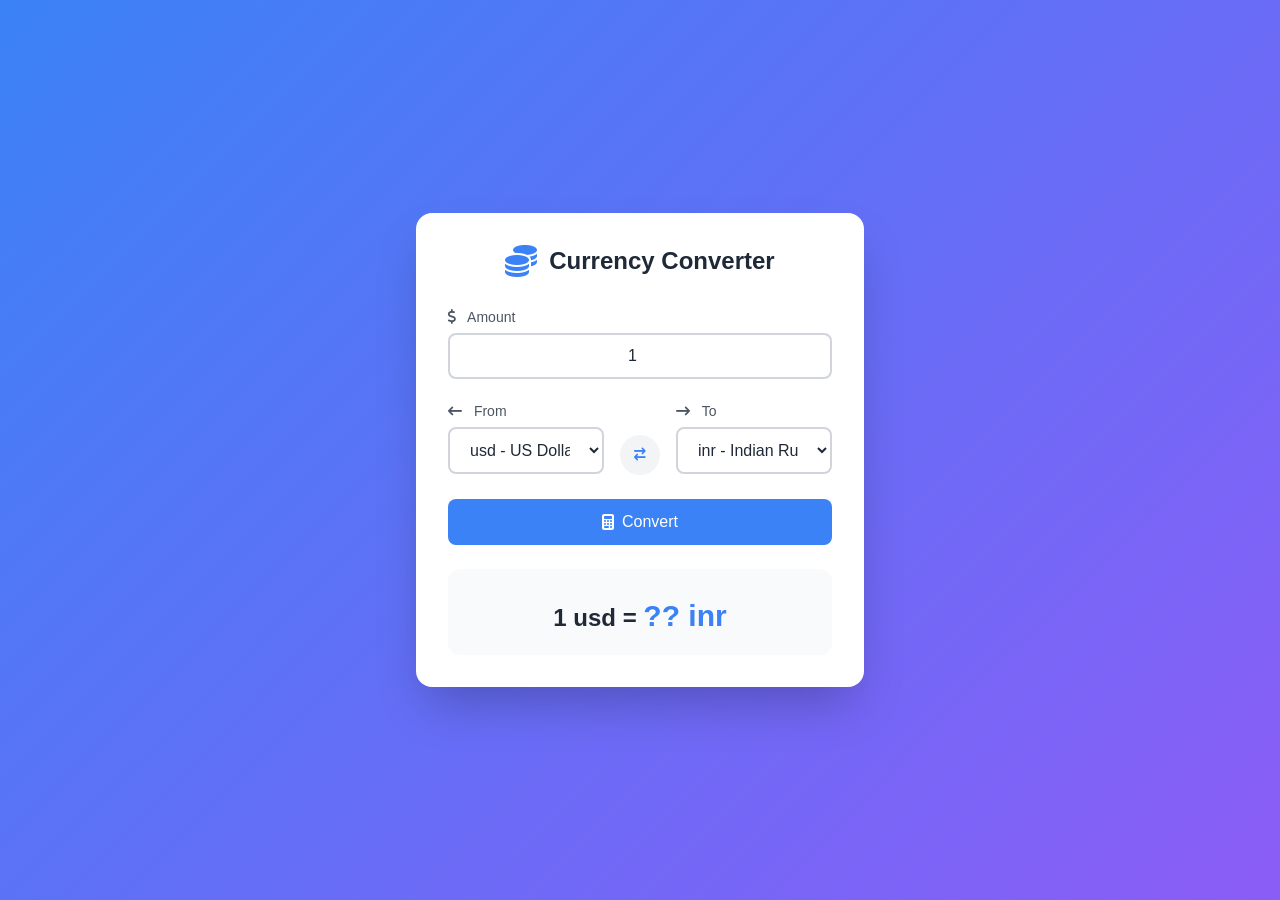
<file: Currency_Converter/index.html>
<!DOCTYPE html>
<html lang="en">
  <head>
    <meta charset="UTF-8" />
    <link rel="icon" type="image/svg+xml" href="favicon.svg" />
    <meta name="viewport" content="width=device-width, initial-scale=1.0" />
    <title>Currency Converter</title>
    <link rel="stylesheet" href="https://cdnjs.cloudflare.com/ajax/libs/font-awesome/6.5.1/css/all.min.css">
    <link rel="stylesheet" href="style.css">
    <script src="script.js" defer></script>
  </head>
  <body>
    <div class="container">
      <div class="converter-card">
        <div class="header">
          <i class="fa-solid fa-coins currency-icon"></i>
          <h1>Currency Converter</h1>
        </div>

        <div class="form-group">
          <label for="amount">
            <i class="fa-solid fa-dollar-sign"></i> Amount
          </label>
          <input type="number" id="amount" placeholder="Enter amount" value="1">
        </div>

        <div class="currency-selection">
          <div class="currency-input">
            <label for="from-currency">
              <i class="fa-solid fa-arrow-left-long"></i> From
            </label>
            <select id="from-currency">
              <option value="usd">usd - US Dollar</option>
              <option value="eur">eur - Euro</option>
              <option value="gbp">gbp - British Pound</option>
              <option value="jpy">jpy - Japanese Yen</option>
              <option value="aud">aud - Australian Dollar</option>
              <option value="cad">cad - Canadian Dollar</option>
              <option value="chf">chf - Swiss Franc</option>
              <option value="cny">cny - Chinese Yuan</option>
              <option value="aed">aed - United Arab Emirates Dirham</option>
              <option value="afn">afn - Afghan Afghani</option>
              <option value="all">all - Albanian Lek</option>
              <option value="amd">amd - Armenian Dram</option>
              <option value="ang">ang - Netherlands Antillean Guilder</option>
              <option value="aoa">aoa - Angolan Kwanza</option>
              <option value="ars">ars - Argentine Peso</option>
              <option value="awg">awg - Aruban Florin</option>
              <option value="azn">azn - Azerbaijani Manat</option>
              <option value="bam">bam - Bosnia and Herzegovina Convertible Mark</option>
              <option value="bbd">bbd - Barbadian Dollar</option>
              <option value="bdt">bdt - Bangladeshi Taka</option>
              <option value="bgn">bgn - Bulgarian Lev</option>
              <option value="bhd">bhd - Bahraini Dinar</option>
              <option value="bif">bif - Burundian Franc</option>
              <option value="bmd">bmd - Bermudian Dollar</option>
              <option value="bnd">bnd - Brunei Dollar</option>
              <option value="bob">bob - Bolivian Boliviano</option>
              <option value="brl">brl - Brazilian Real</option>
              <option value="bsd">bsd - Bahamian Dollar</option>
              <option value="btn">btn - Bhutanese Ngultrum</option>
              <option value="bwp">bwp - Botswana Pula</option>
              <option value="byn">byn - Belarusian Ruble</option>
              <option value="bzd">bzd - Belize Dollar</option>
              <option value="clp">clp - Chilean Peso</option>
              <option value="cop">cop - Colombian Peso</option>
              <option value="crc">crc - Costa Rican Colón</option>
              <option value="cup">cup - Cuban Peso</option>
              <option value="czk">czk - Czech Koruna</option>
              <option value="djf">djf - Djiboutian Franc</option>
              <option value="dkk">dkk - Danish Krone</option>
              <option value="dop">dop - Dominican Peso</option>
              <option value="dzd">dzd - Algerian Dinar</option>
              <option value="egp">egp - Egyptian Pound</option>
              <option value="ern">ern - Eritrean Nakfa</option>
              <option value="etb">etb - Ethiopian Birr</option>
              <option value="fjd">fjd - Fijian Dollar</option>
              <option value="fkp">fkp - Falkland Islands Pound</option>
              <option value="gel">gel - Georgian Lari</option>
              <option value="ghs">ghs - Ghanaian Cedi</option>
              <option value="gip">gip - Gibraltar Pound</option>
              <option value="gmd">gmd - Gambian Dalasi</option>
              <option value="gnf">gnf - Guinean Franc</option>
              <option value="gtq">gtq - Guatemalan Quetzal</option>
              <option value="gyd">gyd - Guyanese Dollar</option>
              <option value="hkd">hkd - Hong Kong Dollar</option>
              <option value="hnl">hnl - Honduran Lempira</option>
              <option value="hrk">hrk - Croatian Kuna</option>
              <option value="huf">huf - Hungarian Forint</option>
              <option value="idr">idr - Indonesian Rupiah</option>
              <option value="ils">ils - Israeli New Shekel</option>
              <option value="inr">inr - Indian Rupee</option>
              <option value="iqd">iqd - Iraqi Dinar</option>
              <option value="irr">irr - Iranian Rial</option>
              <option value="isk">isk - Icelandic Krona</option>
              <option value="jmd">jmd - Jamaican Dollar</option>
              <option value="jod">jod - Jordanian Dinar</option>
              <option value="kes">kes - Kenyan Shilling</option>
              <option value="kgs">kgs - Kyrgyzstani Som</option>
              <option value="khr">khr - Cambodian Riel</option>
              <option value="kmf">kmf - Comorian Franc</option>
              <option value="krw">krw - South Korean Won</option>
              <option value="kwd">kwd - Kuwaiti Dinar</option>
              <option value="kyd">kyd - Cayman Islands Dollar</option>
              <option value="kzt">kzt - Kazakhstani Tenge</option>
              <option value="lbp">lbp - Lebanese Pound</option>
              <option value="lkr">lkr - Sri Lankan Rupee</option>
              <option value="lyd">lyd - Libyan Dinar</option>
              <option value="mad">mad - Moroccan Dirham</option>
              <option value="mdl">mdl - Moldovan Leu</option>
              <option value="mga">mga - Malagasy Ariary</option>
              <option value="mkd">mkd - Macedonian Denar</option>
              <option value="mmk">mmk - Myanmar Kyat</option>
              <option value="mnt">mnt - Mongolian Tugrik</option>
              <option value="mru">mru - Mauritanian Ouguiya</option>
              <option value="mur">mur - Mauritian Rupee</option>
              <option value="mvr">mvr - Maldivian Rufiyaa</option>
              <option value="mwk">mwk - Malawian Kwacha</option>
              <option value="mxn">mxn - Mexican Peso</option>
              <option value="myr">myr - Malaysian Ringgit</option>
              <option value="mzn">mzn - Mozambican Metical</option>
              <option value="nad">nad - Namibian Dollar</option>
              <option value="ngn">ngn - Nigerian Naira</option>
              <option value="npr">npr - Nepalese Rupee</option>
              <option value="nzd">nzd - New Zealand Dollar</option>
              <option value="omr">omr - Omani Rial</option>
              <option value="pkr">pkr - Pakistani Rupee</option>
              <option value="pln">pln - Polish Złoty</option>
              <option value="qar">qar - Qatari Riyal</option>
              <option value="ron">ron - Romanian Leu</option>
              <option value="rsd">rsd - Serbian Dinar</option>
              <option value="rub">rub - Russian Ruble</option>
              <option value="sar">sar - Saudi Riyal</option>
              <option value="sek">sek - Swedish Krona</option>
              <option value="sgd">sgd - Singapore Dollar</option>
              <option value="thb">thb - Thai Baht</option>
              <option value="tjs">tjs - Tajikistani Somoni</option>
              <option value="tnd">tnd - Tunisian Dinar</option>
              <option value="try">try - Turkish Lira</option>
              <option value="twd">twd - New Taiwan Dollar</option>
              <option value="uah">uah - Ukrainian Hryvnia</option>
              <option value="ugx">ugx - Ugandan Shilling</option>
              <option value="ves">ves - Venezuelan Bolívar</option>
              <option value="vnd">vnd - Vietnamese Đồng</option>
              <option value="yer">yer - Yemeni Rial</option>
              <option value="zar">zar - South African Rand</option>
            </select>
            
          </div>

          <button class="swap-button">
            <i class="fa-solid fa-arrow-right-arrow-left"></i>
          </button>

          <div class="currency-input currency-to">
            <label for="to-currency">
              <i class="fa-solid fa-arrow-right-long"></i> To
            </label>
            <select id="to-currency">
              <option value="inr">inr - Indian Rupee</option>
              <option value="usd">usd - US Dollar</option>
              <option value="eur">eur - Euro</option>
              <option value="gbp">gbp - British Pound</option>
              <option value="jpy">jpy - Japanese Yen</option>
              <option value="aud">aud - Australian Dollar</option>
              <option value="cad">cad - Canadian Dollar</option>
              <option value="chf">chf - Swiss Franc</option>
              <option value="cny">cny - Chinese Yuan</option>
              <option value="aed">aed - United Arab Emirates Dirham</option>
              <option value="afn">afn - Afghan Afghani</option>
              <option value="all">all - Albanian Lek</option>
              <option value="amd">amd - Armenian Dram</option>
              <option value="ang">ang - Netherlands Antillean Guilder</option>
              <option value="aoa">aoa - Angolan Kwanza</option>
              <option value="ars">ars - Argentine Peso</option>
              <option value="awg">awg - Aruban Florin</option>
              <option value="azn">azn - Azerbaijani Manat</option>
              <option value="bam">bam - Bosnia and Herzegovina Convertible Mark</option>
              <option value="bbd">bbd - Barbadian Dollar</option>
              <option value="bdt">bdt - Bangladeshi Taka</option>
              <option value="bgn">bgn - Bulgarian Lev</option>
              <option value="bhd">bhd - Bahraini Dinar</option>
              <option value="bif">bif - Burundian Franc</option>
              <option value="bmd">bmd - Bermudian Dollar</option>
              <option value="bnd">bnd - Brunei Dollar</option>
              <option value="bob">bob - Bolivian Boliviano</option>
              <option value="brl">brl - Brazilian Real</option>
              <option value="bsd">bsd - Bahamian Dollar</option>
              <option value="btn">btn - Bhutanese Ngultrum</option>
              <option value="bwp">bwp - Botswana Pula</option>
              <option value="byn">byn - Belarusian Ruble</option>
              <option value="bzd">bzd - Belize Dollar</option>
              <option value="clp">clp - Chilean Peso</option>
              <option value="cop">cop - Colombian Peso</option>
              <option value="crc">crc - Costa Rican Colón</option>
              <option value="cup">cup - Cuban Peso</option>
              <option value="czk">czk - Czech Koruna</option>
              <option value="djf">djf - Djiboutian Franc</option>
              <option value="dkk">dkk - Danish Krone</option>
              <option value="dop">dop - Dominican Peso</option>
              <option value="dzd">dzd - Algerian Dinar</option>
              <option value="egp">egp - Egyptian Pound</option>
              <option value="ern">ern - Eritrean Nakfa</option>
              <option value="etb">etb - Ethiopian Birr</option>
              <option value="fjd">fjd - Fijian Dollar</option>
              <option value="fkp">fkp - Falkland Islands Pound</option>
              <option value="gel">gel - Georgian Lari</option>
              <option value="ghs">ghs - Ghanaian Cedi</option>
              <option value="gip">gip - Gibraltar Pound</option>
              <option value="gmd">gmd - Gambian Dalasi</option>
              <option value="gnf">gnf - Guinean Franc</option>
              <option value="gtq">gtq - Guatemalan Quetzal</option>
              <option value="gyd">gyd - Guyanese Dollar</option>
              <option value="hkd">hkd - Hong Kong Dollar</option>
              <option value="hnl">hnl - Honduran Lempira</option>
              <option value="hrk">hrk - Croatian Kuna</option>
              <option value="huf">huf - Hungarian Forint</option>
              <option value="idr">idr - Indonesian Rupiah</option>
              <option value="ils">ils - Israeli New Shekel</option>
              <option value="iqd">iqd - Iraqi Dinar</option>
              <option value="irr">irr - Iranian Rial</option>
              <option value="isk">isk - Icelandic Krona</option>
              <option value="jmd">jmd - Jamaican Dollar</option>
              <option value="jod">jod - Jordanian Dinar</option>
              <option value="kes">kes - Kenyan Shilling</option>
              <option value="kgs">kgs - Kyrgyzstani Som</option>
              <option value="khr">khr - Cambodian Riel</option>
              <option value="kmf">kmf - Comorian Franc</option>
              <option value="krw">krw - South Korean Won</option>
              <option value="kwd">kwd - Kuwaiti Dinar</option>
              <option value="kyd">kyd - Cayman Islands Dollar</option>
              <option value="kzt">kzt - Kazakhstani Tenge</option>
              <option value="lbp">lbp - Lebanese Pound</option>
              <option value="lkr">lkr - Sri Lankan Rupee</option>
              <option value="lyd">lyd - Libyan Dinar</option>
              <option value="mad">mad - Moroccan Dirham</option>
              <option value="mdl">mdl - Moldovan Leu</option>
              <option value="mga">mga - Malagasy Ariary</option>
              <option value="mkd">mkd - Macedonian Denar</option>
              <option value="mmk">mmk - Myanmar Kyat</option>
              <option value="mnt">mnt - Mongolian Tugrik</option>
              <option value="mru">mru - Mauritanian Ouguiya</option>
              <option value="mur">mur - Mauritian Rupee</option>
              <option value="mvr">mvr - Maldivian Rufiyaa</option>
              <option value="mwk">mwk - Malawian Kwacha</option>
              <option value="mxn">mxn - Mexican Peso</option>
              <option value="myr">myr - Malaysian Ringgit</option>
              <option value="mzn">mzn - Mozambican Metical</option>
              <option value="nad">nad - Namibian Dollar</option>
              <option value="ngn">ngn - Nigerian Naira</option>
              <option value="npr">npr - Nepalese Rupee</option>
              <option value="nzd">nzd - New Zealand Dollar</option>
              <option value="omr">omr - Omani Rial</option>
              <option value="pkr">pkr - Pakistani Rupee</option>
              <option value="pln">pln - Polish Złoty</option>
              <option value="qar">qar - Qatari Riyal</option>
              <option value="ron">ron - Romanian Leu</option>
              <option value="rsd">rsd - Serbian Dinar</option>
              <option value="rub">rub - Russian Ruble</option>
              <option value="sar">sar - Saudi Riyal</option>
              <option value="sek">sek - Swedish Krona</option>
              <option value="sgd">sgd - Singapore Dollar</option>
              <option value="thb">thb - Thai Baht</option>
              <option value="tjs">tjs - Tajikistani Somoni</option>
              <option value="tnd">tnd - Tunisian Dinar</option>
              <option value="try">try - Turkish Lira</option>
              <option value="twd">twd - New Taiwan Dollar</option>
              <option value="uah">uah - Ukrainian Hryvnia</option>
              <option value="ugx">ugx - Ugandan Shilling</option>
              <option value="ves">ves - Venezuelan Bolívar</option>
              <option value="vnd">vnd - Vietnamese Đồng</option>
              <option value="yer">yer - Yemeni Rial</option>
              <option value="zar">zar - South African Rand</option>
            </select>
            
          </div>
        </div>

        <button class="convert-button">
          <i class="fa-solid fa-calculator"></i> Convert
        </button>

        <div class="result">
          <p class="conversion-text">
            <span class="amount">1 usd = </span>
            <span class="converted-amount">?? inr</span>
          </p>
        </div>
      </div>
    </div>
  </body>
</html>
</file>
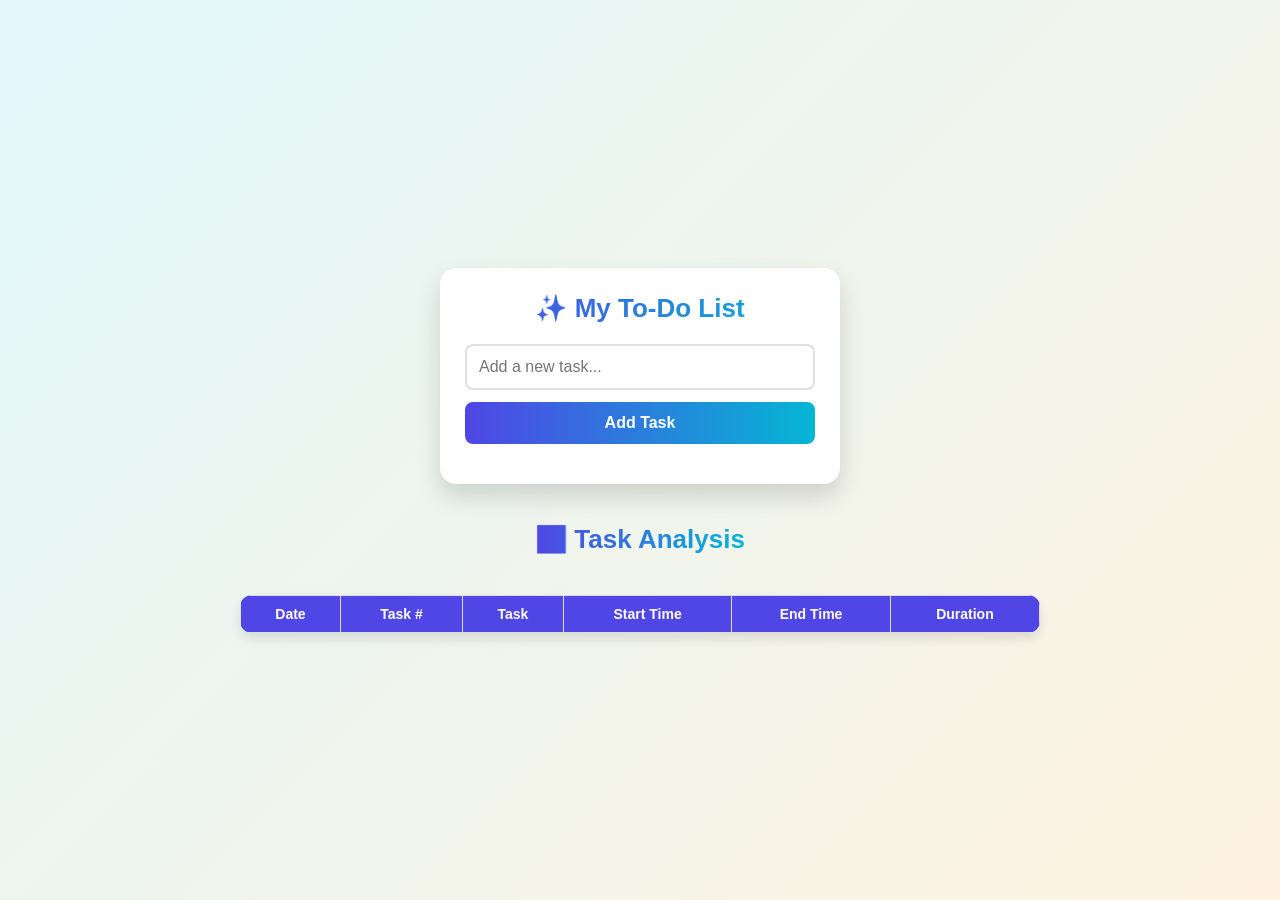
<file: Day-1-TodoList/index.html>
<!DOCTYPE html>
<html lang="en">
<head>
  <meta charset="UTF-8">
  <title> To-Do List</title>
  <meta name="viewport" content="width=device-width, initial-scale=1">
  <style>
    * {
      box-sizing: border-box;
      margin: 0;
      padding: 0;
    }

    body {
      font-family: 'Segoe UI', sans-serif;
      background: linear-gradient(135deg, #e0f7fa, #fff3e0);
      display: flex;
      justify-content: center;
      align-items: flex-start;
      min-height: 100vh;
      padding: 40px 20px;
      flex-direction: column;
      align-items: center;
    }

    .todo-container {
      background: white;
      padding: 25px;
      border-radius: 16px;
      box-shadow: 0 12px 24px rgba(0, 0, 0, 0.15);
      width: 100%;
      max-width: 400px;
      animation: fadeIn 0.5s ease;
      margin-bottom: 40px;
    }

    @keyframes fadeIn {
      from { opacity: 0; transform: translateY(20px); }
      to { opacity: 1; transform: translateY(0); }
    }

    h2 {
      background: linear-gradient(90deg, #4f46e5, #06b6d4);
      -webkit-background-clip: text;
      -webkit-text-fill-color: transparent;
      font-size: 26px;
      text-align: center;
      margin-bottom: 20px;
    }

    input[type="text"] {
      width: 100%;
      padding: 12px;
      margin-bottom: 12px;
      border: 2px solid #e0e0e0;
      border-radius: 8px;
      font-size: 16px;
      transition: border 0.2s ease;
    }

    input[type="text"]:focus {
      outline: none;
      border-color: #4f46e5;
    }

    button {
      width: 100%;
      padding: 12px;
      background: linear-gradient(90deg, #4f46e5, #06b6d4);
      color: white;
      border: none;
      font-weight: bold;
      font-size: 16px;
      border-radius: 8px;
      cursor: pointer;
      transition: transform 0.2s ease, box-shadow 0.2s ease;
    }

    button:hover {
      transform: scale(1.02);
      box-shadow: 0 4px 12px rgba(0, 0, 0, 0.1);
    }

    ul {
      list-style: none;
      padding: 0;
      margin-top: 15px;
    }

    li {
      background: #f8fafc;
      padding: 12px;
      border-radius: 10px;
      display: flex;
      justify-content: space-between;
      align-items: center;
      margin-bottom: 10px;
      transition: transform 0.2s;
    }

    li:hover {
      transform: translateX(3px);
    }

    li.completed span {
      text-decoration: line-through;
      color: #9ca3af;
      transition: color 0.3s ease;
    }

    .checkbox {
      margin-right: 10px;
      transform: scale(1.2);
      cursor: pointer;
    }

    .actions {
      display: flex;
      gap: 6px;
    }

    .edit-btn, .delete-btn {
      border: none;
      padding: 6px 8px;
      font-size: 14px;
      border-radius: 6px;
      cursor: pointer;
    }

    .edit-btn {
      background-color: #fde68a;
    }

    .delete-btn {
      background-color: #f87171;
      color: white;
    }

    table {
      width: 100%;
      border-collapse: collapse;
      margin-top: 20px;
      max-width: 800px;
      background: white;
      box-shadow: 0 6px 12px rgba(0,0,0,0.1);
      border-radius: 12px;
      overflow: hidden;
    }

    th, td {
      border: 1px solid #ddd;
      padding: 10px 12px;
      text-align: center;
      font-size: 14px;
    }

    th {
      background: #4f46e5;
      color: white;
    }

    @media (max-width: 480px) {
      .todo-container {
        padding: 20px;
      }

      h2 {
        font-size: 22px;
      }

      table, th, td {
        font-size: 12px;
      }
    }
  </style>
</head>
<body>

<div class="todo-container">
  <h2>✨ My To-Do List</h2>
  <input type="text" id="taskInput" placeholder="Add a new task..." />
  <button onclick="addTask()">Add Task</button>
  <ul id="taskList"></ul>
</div>

<h2>📊 Task Analysis</h2>
<table id="taskAnalysis">
  <thead>
    <tr>
      <th>Date</th>
      <th>Task #</th>
      <th>Task</th>
      <th>Start Time</th>
      <th>End Time</th>
      <th>Duration</th>
    </tr>
  </thead>
  <tbody></tbody>
</table>

<script>
  let taskCount = 0;
  const taskList = document.getElementById("taskList");
  const taskAnalysis = document.getElementById("taskAnalysis").querySelector("tbody");

  window.onload = () => {
    const saved = localStorage.getItem("tasks");
    if (saved) {
      taskList.innerHTML = saved;
    }
  };

  function addTask() {
    const input = document.getElementById("taskInput");
    const taskText = input.value.trim();
    if (!taskText) return alert("Please enter a task!");

    const li = document.createElement("li");
    const taskId = ++taskCount;
    const startTime = new Date();

    li.innerHTML = `
      <div style="display: flex; align-items: center;">
        <input type="checkbox" class="checkbox" onchange="toggleComplete(this, ${taskId})">
        <span>${taskText}</span>
      </div>
      <div class="actions">
        <button class="edit-btn" onclick="editTask(this)">✏️</button>
        <button class="delete-btn" onclick="deleteTask(this)">🗑️</button>
      </div>
    `;

    li.setAttribute("data-id", taskId);
    li.setAttribute("data-start", startTime);
    li.setAttribute("data-text", taskText);

    taskList.appendChild(li);
    input.value = "";
    saveTasks();
  }

  function deleteTask(button) {
    button.closest("li").remove();
    saveTasks();
  }

  function editTask(button) {
    const li = button.closest("li");
    const span = li.querySelector("span");
    const newText = prompt("Edit task:", span.textContent);
    if (newText !== null && newText.trim() !== "") {
      span.textContent = newText.trim();
      li.setAttribute("data-text", newText.trim());
      saveTasks();
    }
  }

  function toggleComplete(checkbox, taskId) {
    const li = checkbox.closest("li");
    li.classList.toggle("completed", checkbox.checked);
    if (checkbox.checked) {
      const endTime = new Date();
      const startTime = new Date(li.getAttribute("data-start"));
      const duration = Math.round((endTime - startTime) / 60000); // minutes

      const row = document.createElement("tr");
      row.innerHTML = `
        <td>${startTime.toLocaleDateString()}</td>
        <td>${taskId}</td>
        <td>${li.getAttribute("data-text")}</td>
        <td>${startTime.toLocaleTimeString()}</td>
        <td>${endTime.toLocaleTimeString()}</td>
        <td>${duration} mins</td>
      `;
      taskAnalysis.appendChild(row);
    }
    saveTasks();
  }

  function saveTasks() {
    localStorage.setItem("tasks", taskList.innerHTML);
  }
</script>

</body>
</html>
</file>
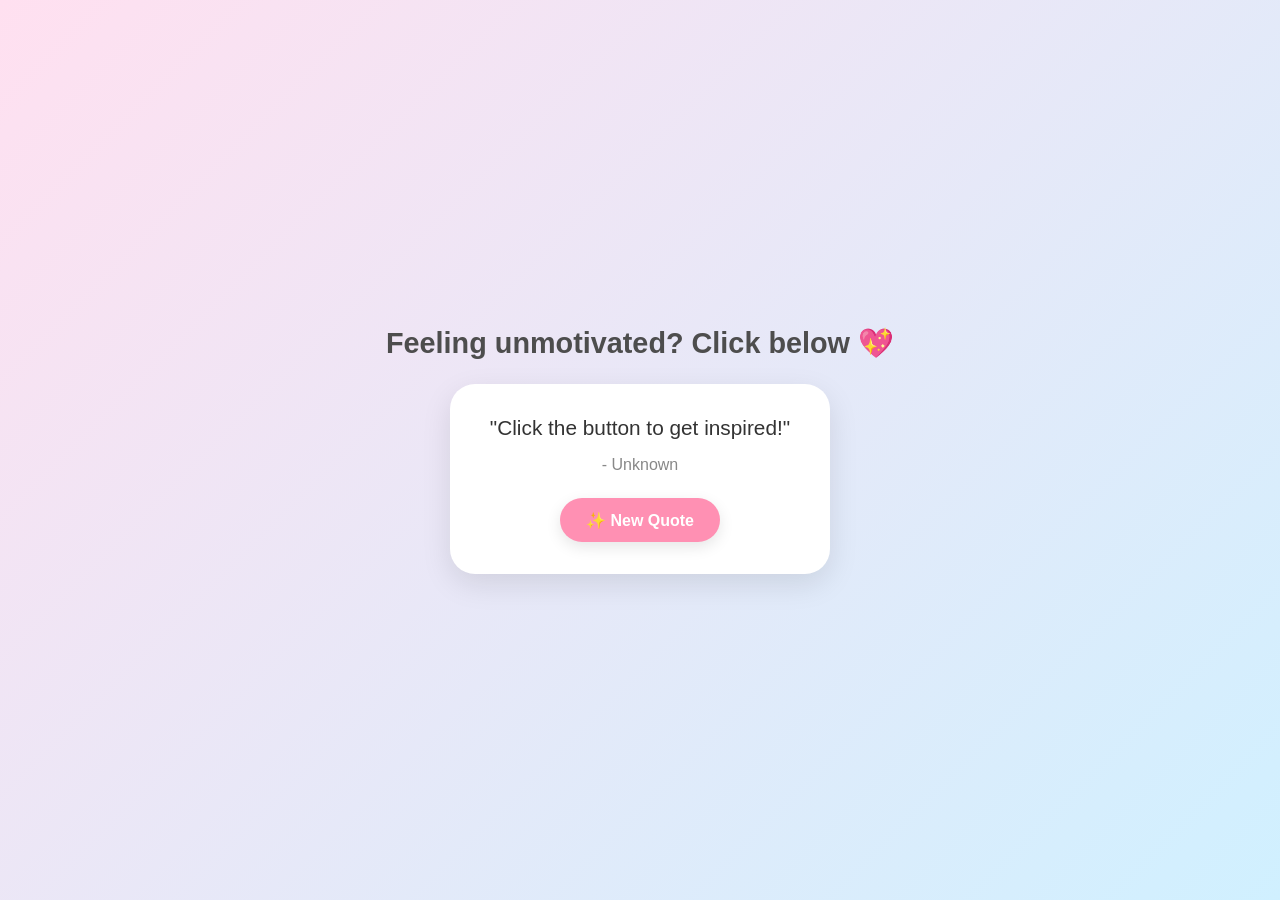
<file: Day-XX_QuoteGenerator/index.html>
<!DOCTYPE html>
<html lang="en">
<head>
  <meta charset="UTF-8" />
  <meta name="viewport" content="width=device-width, initial-scale=1.0"/>
  <title>Quote Generator 💬</title>
  <style>
    * {
      box-sizing: border-box;
      margin: 0;
      padding: 0;
    }

    body {
      background: linear-gradient(135deg, #ffe0f0, #d0f0ff);
      font-family: 'Comic Sans MS', cursive, sans-serif;
      display: flex;
      flex-direction: column;
      justify-content: center;
      align-items: center;
      height: 100vh;
      padding: 20px;
    }

    h1 {
      font-size: 1.8rem;
      color: #4d4d4d;
      margin-bottom: 1.5rem;
      text-align: center;
    }

    .quote-container {
      background: #fff;
      padding: 2rem 2.5rem;
      border-radius: 25px;
      box-shadow: 0 10px 30px rgba(0,0,0,0.1);
      text-align: center;
      max-width: 400px;
      transition: transform 0.4s ease, opacity 0.4s ease;
      animation: fadeIn 0.5s ease;
    }

    @keyframes fadeIn {
      0% {
        opacity: 0;
        transform: scale(0.9);
      }
      100% {
        opacity: 1;
        transform: scale(1);
      }
    }

    .quote-text {
      font-size: 1.3rem;
      color: #333;
      margin-bottom: 1rem;
    }

    .quote-author {
      font-size: 1rem;
      color: #888;
      margin-bottom: 1.5rem;
    }

    button {
      background: #ff90b3;
      color: white;
      border: none;
      padding: 0.8rem 1.6rem;
      border-radius: 30px;
      cursor: pointer;
      font-size: 1rem;
      font-weight: bold;
      box-shadow: 0 5px 15px rgba(0,0,0,0.1);
      transition: all 0.3s ease;
    }

    button:hover {
      transform: scale(1.05);
      background: #ff70a6;
    }

    button:active {
      transform: scale(0.95);
    }
  </style>
</head>
<body>

  <h1>Feeling unmotivated? Click below 💖</h1>

  <div class="quote-container" id="card">
    <p class="quote-text" id="quote">"Click the button to get inspired!"</p>
    <p class="quote-author" id="author">- Unknown</p>
    <button id="new-quote">✨ New Quote</button>
  </div>

<script>
  const quotes = [
    { text: "Believe you can and you're halfway there.", author: "Theodore Roosevelt" },
    { text: "You are enough just as you are.", author: "Meghan Markle" },
    { text: "Be a voice, not an echo.", author: "Albert Einstein" },
    { text: "You’re entirely bonkers. But I’ll tell you a secret. All the best people are.", author: "Lewis Carroll" },
    { text: "Keep your face always toward the sunshine—and shadows will fall behind you.", author: "Walt Whitman" },
    { text: "The world needs that special gift only you have.", author: "Marie Forleo" },
    { text: "You are stronger than you think, braver than you believe, and smarter than you know.", author: "A.A. Milne" },
    { text: "Don't wait for opportunity. Create it.", author: "Unknown" },
    { text: "Your only limit is your mind.", author: "Unknown" },
    { text: "Push yourself, because no one else is going to do it for you.", author: "Unknown" },
    { text: "Make today so awesome that yesterday gets jealous.", author: "Unknown" },
    { text: "Doubt kills more dreams than failure ever will.", author: "Suzy Kassem" },
    { text: "Small steps every day lead to big results.", author: "Unknown" },
    { text: "Don't compare your chapter 1 to someone else’s chapter 20.", author: "Unknown" },
    { text: "The secret of getting ahead is getting started.", author: "Mark Twain" },
    { text: "Stay positive, work hard, and make it happen.", author: "Unknown" },
    { text: "You didn’t come this far to only come this far.", author: "Unknown" },
    { text: "Fall in love with taking care of yourself.", author: "Unknown" },
    { text: "You glow differently when you're confident in your own energy.", author: "Unknown" },
    { text: "Your vibe attracts your tribe.", author: "Unknown" },
    { text: "Don’t shrink to fit places you’ve outgrown.", author: "Unknown" }
  ];

  let shuffledQuotes = [];
  let index = 0;

  const quoteText = document.getElementById("quote");
  const authorText = document.getElementById("author");
  const button = document.getElementById("new-quote");
  const card = document.getElementById("card");

  function shuffleQuotes() {
    shuffledQuotes = quotes
      .map(q => ({ ...q }))
      .sort(() => Math.random() - 0.5);
    index = 0;
  }

  function showNextQuote() {
    if (index >= shuffledQuotes.length) {
      shuffleQuotes();
    }
    const selected = shuffledQuotes[index];
    quoteText.innerText = `"${selected.text}"`;
    authorText.innerText = `- ${selected.author}`;
    index++;

    // re-trigger fade animation
    card.style.animation = "none";
    void card.offsetWidth;
    card.style.animation = "fadeIn 0.5s ease";
  }

  // Initialize on load
  shuffleQuotes();

  button.addEventListener("click", showNextQuote);
</script>


</body>
</html>
</file>
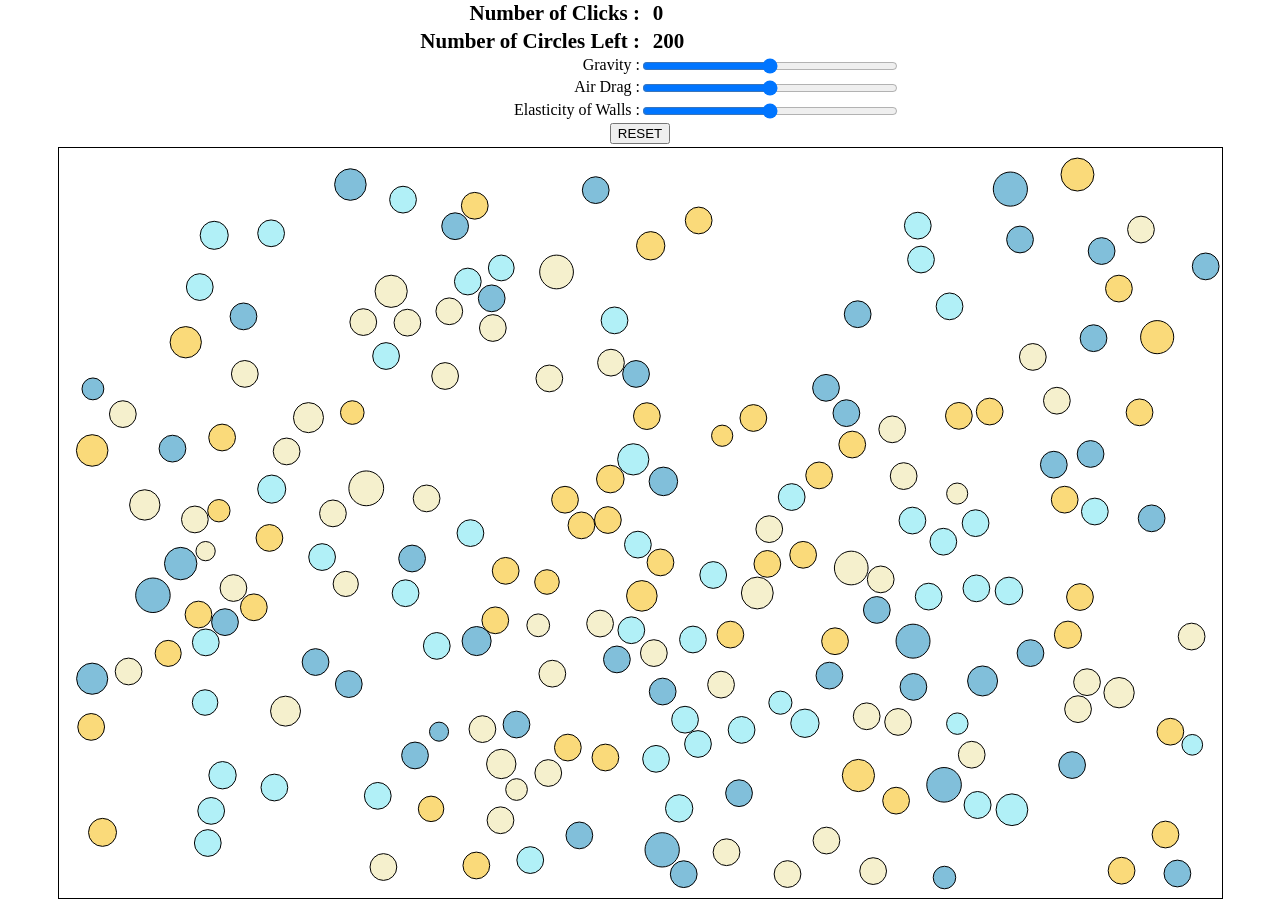
<file: physics_simulation/index.html>
<!DOCTYPE html>
<html lang="en">

<head>
    <meta charset="UTF-8">
    <meta name="viewport" content="width=device-width, initial-scale=1.0">
    <title>Physics Simulation by Vishisht Dwivedi</title>
    <link rel="stylesheet" href="styles.css">
</head>

<body>
    <div>
        <h3>
            Number of Clicks :
        </h3>
        <h3 id="clicks" class="scores">0</h3>
    </div>
    <div>
        <h3>
            Number of Circles Left :
        </h3>
        <h3 id="numberOfCircles" class="scores">0</h3>
    </div>
    <div>
        <label for="gravity">Gravity : </label>
        <input type="range" name="gravity" id="gravity" min="0" max="0.1" step="0.001">
    </div>
    <div>
        <label for="airDrag">Air Drag : </label>
        <input type="range" name="airDrag" id="airDrag" min="0" max="0.0001" step="0.00001">
    </div>
    <div>
        <label for="elasticity">Elasticity of Walls : </label>
        <input type="range" name="elasticity" id="elasticity" min="0" max="1" step="0.01">
    </div>
    <button id="reset">RESET</button>
    <canvas></canvas>
    <script src="app.js"></script>
</body>

</html>
</file>
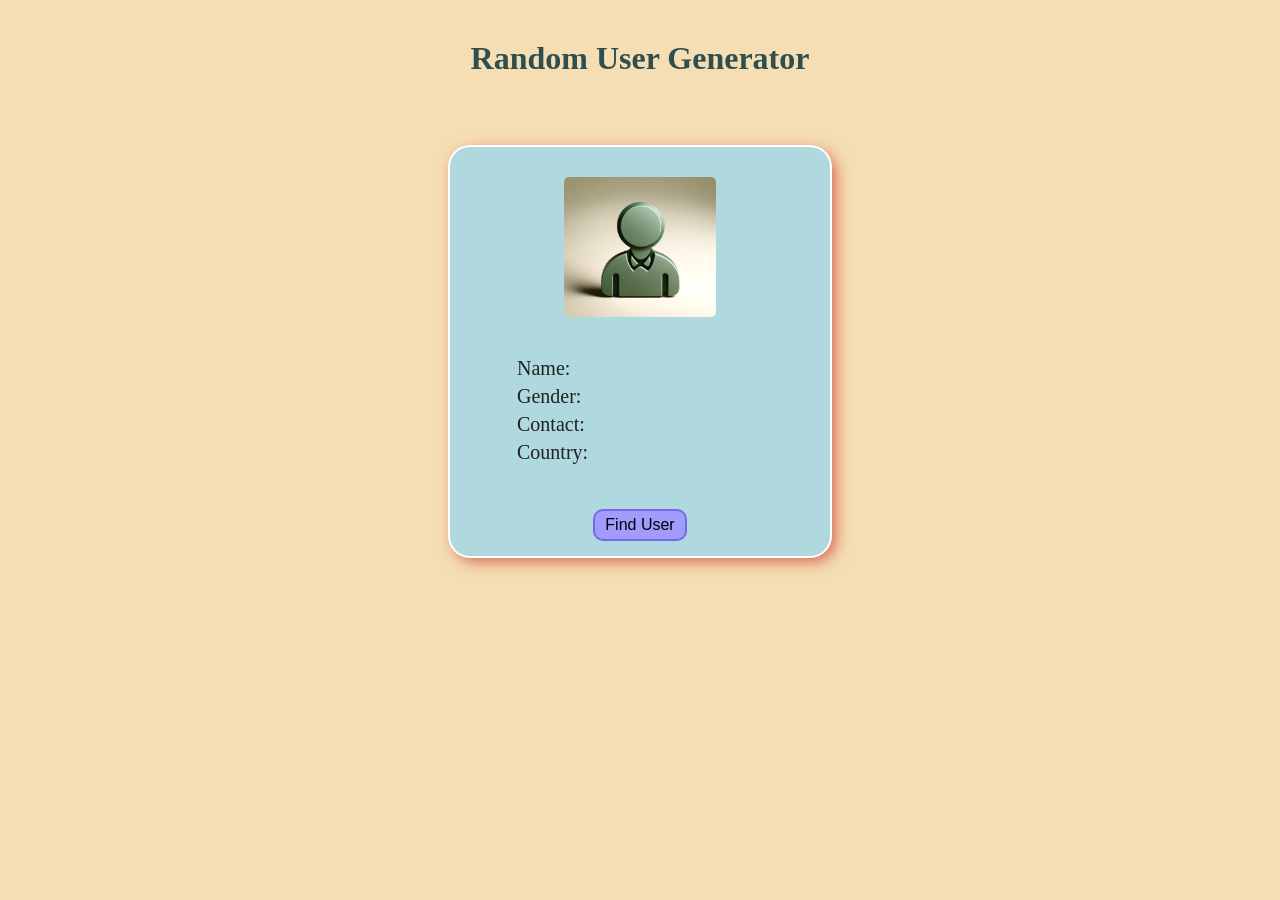
<file: Random-User-Generator/index.html>
<!DOCTYPE html>
<html lang="en">

<head>
    <meta charset="UTF-8">
    <meta name="viewport" content="width=device-width, initial-scale=1.0">
    <title>Random User Generator</title>
    <link rel="stylesheet" href="style.css">
    <script src="script.js" defer></script>
</head>

<body>
    <h1>Random User Generator</h1>
    <div class="container">
        <div class="img-area">
            <img src="image.png" alt="Random user profile image">
        </div>
        <div class="info">
            <p>Name: <span id="name"></span></p>
            <p>Gender: <span id="gender"></span></p>
            <p>Contact: <span id="contact"></span></p>
            <p>Country: <span id="country"></span></p>
        </div>
        <button class="search">Find User</button>
    </div>
</body>

</html>
</file>
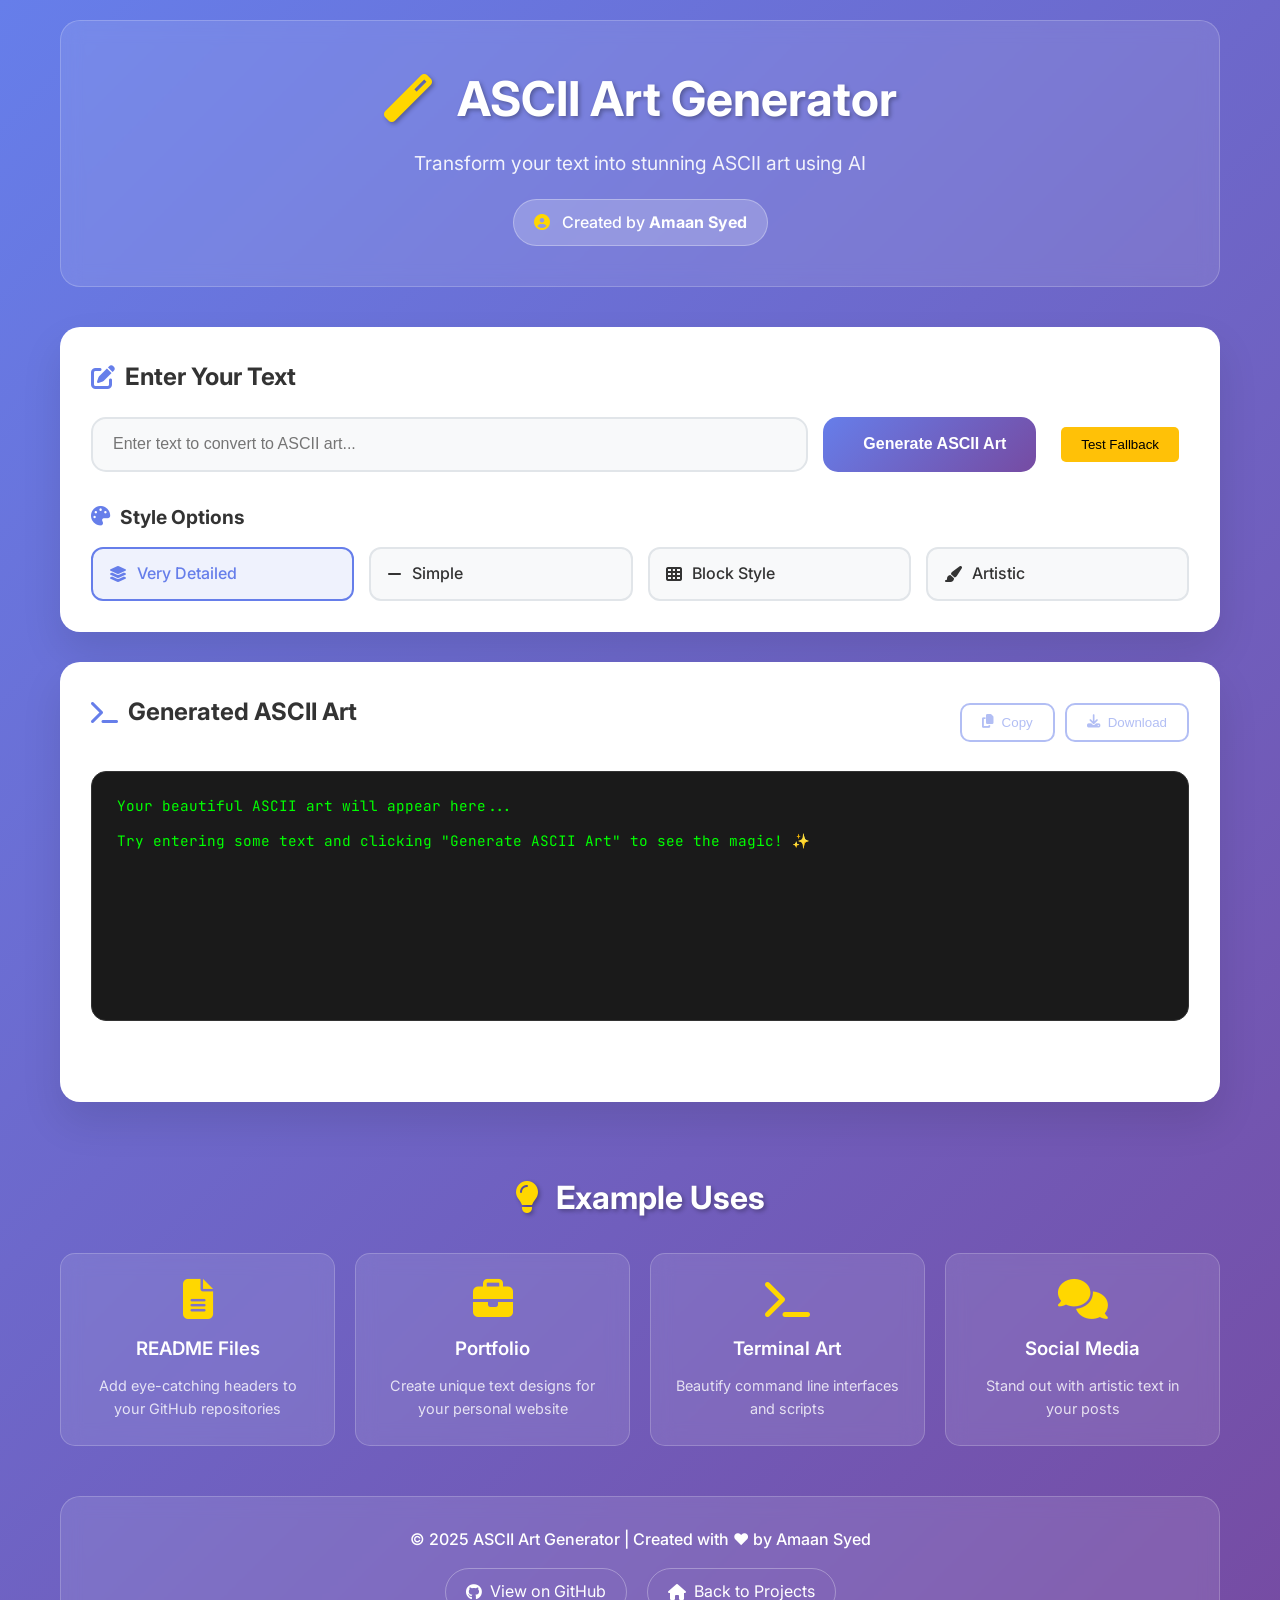
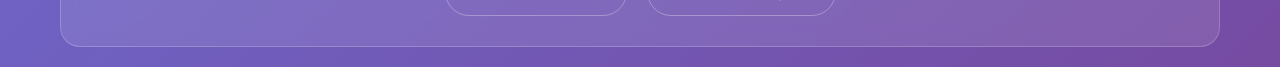
<file: public/AsciiArtGenerator/index.html>
<!DOCTYPE html>
<html lang="en">
<head>
    <meta charset="UTF-8">
    <meta name="viewport" content="width=device-width, initial-scale=1.0">
    <title>ASCII Art Generator - by Amaan Syed</title>
    <link rel="stylesheet" href="style.css">
    <link href="https://fonts.googleapis.com/css2?family=JetBrains+Mono:wght@400;600;700&family=Inter:wght@400;500;600;700&display=swap" rel="stylesheet">
    <link rel="stylesheet" href="https://cdnjs.cloudflare.com/ajax/libs/font-awesome/6.4.0/css/all.min.css">
</head>
<body>
    <div class="container">
        <!-- Header -->
        <header class="header">
            <div class="header-content">
                <h1 class="title">
                    <i class="fas fa-magic"></i>
                    ASCII Art Generator
                </h1>
                <p class="subtitle">Transform your text into stunning ASCII art using AI</p>
                <div class="creator-badge">
                    <i class="fas fa-user-circle"></i>
                    Created by <strong>Amaan Syed</strong>
                </div>
            </div>
        </header>

        <!-- Main Content -->
        <main class="main-content">
            <!-- Input Section -->
            <section class="input-section">
                <div class="input-card">
                    <h2><i class="fas fa-edit"></i> Enter Your Text</h2>
                    <div class="input-group">
                        <input 
                            type="text" 
                            id="textInput" 
                            placeholder="Enter text to convert to ASCII art..."
                            maxlength="50"
                        >
                        <button id="generateBtn" class="generate-btn">
                            <i class="fas fa-sparkles"></i>
                            Generate ASCII Art
                        </button>
                    </div>
                    
                    <!-- Style Options -->
                    <div class="style-options">
                        <h3><i class="fas fa-palette"></i> Style Options</h3>
                        <div class="style-grid">
                            <label class="style-option">
                                <input type="radio" name="style" value="detailed" checked>
                                <span class="style-label">
                                    <i class="fas fa-layer-group"></i>
                                    Very Detailed
                                </span>
                            </label>
                            <label class="style-option">
                                <input type="radio" name="style" value="simple">
                                <span class="style-label">
                                    <i class="fas fa-minus"></i>
                                    Simple
                                </span>
                            </label>
                            <label class="style-option">
                                <input type="radio" name="style" value="block">
                                <span class="style-label">
                                    <i class="fas fa-th"></i>
                                    Block Style
                                </span>
                            </label>
                            <label class="style-option">
                                <input type="radio" name="style" value="artistic">
                                <span class="style-label">
                                    <i class="fas fa-paint-brush"></i>
                                    Artistic
                                </span>
                            </label>
                        </div>
                    </div>
                </div>
            </section>

            <!-- Output Section -->
            <section class="output-section">
                <div class="output-card">
                    <div class="output-header">
                        <h2><i class="fas fa-terminal"></i> Generated ASCII Art</h2>
                        <div class="output-actions">
                            <button id="copyBtn" class="action-btn" disabled>
                                <i class="fas fa-copy"></i>
                                Copy
                            </button>
                            <button id="downloadBtn" class="action-btn" disabled>
                                <i class="fas fa-download"></i>
                                Download
                            </button>
                        </div>
                    </div>
                    
                    <div class="output-container">
                        <div id="loadingSpinner" class="loading-spinner" style="display: none;">
                            <div class="spinner"></div>
                            <p>Generating ASCII art with AI...</p>
                        </div>
                        
                        <pre id="asciiOutput" class="ascii-output">
Your beautiful ASCII art will appear here...

Try entering some text and clicking "Generate ASCII Art" to see the magic! ✨
                        </pre>
                    </div>
                </div>
            </section>

            <!-- Examples Section -->
            <section class="examples-section">
                <h2><i class="fas fa-lightbulb"></i> Example Uses</h2>
                <div class="examples-grid">
                    <div class="example-card">
                        <i class="fas fa-file-alt"></i>
                        <h3>README Files</h3>
                        <p>Add eye-catching headers to your GitHub repositories</p>
                    </div>
                    <div class="example-card">
                        <i class="fas fa-briefcase"></i>
                        <h3>Portfolio</h3>
                        <p>Create unique text designs for your personal website</p>
                    </div>
                    <div class="example-card">
                        <i class="fas fa-terminal"></i>
                        <h3>Terminal Art</h3>
                        <p>Beautify command line interfaces and scripts</p>
                    </div>
                    <div class="example-card">
                        <i class="fas fa-comments"></i>
                        <h3>Social Media</h3>
                        <p>Stand out with artistic text in your posts</p>
                    </div>
                </div>
            </section>
        </main>

        <!-- Footer -->
        <footer class="footer">
            <div class="footer-content">
                <p>&copy; 2025 ASCII Art Generator | Created with ❤️ by Amaan Syed</p>
                <div class="footer-links">
                    <a href="https://github.com/ruchikakengal/100_Days_100_webprojects" target="_blank">
                        <i class="fab fa-github"></i> View on GitHub
                    </a>
                    <a href="../..">
                        <i class="fas fa-home"></i> Back to Projects
                    </a>
                </div>
            </div>
        </footer>
    </div>

    <!-- Scripts -->
    <script src="https://js.puter.com/v2/"></script>
    <script src="script.js"></script>
</body>
</html>
</file>
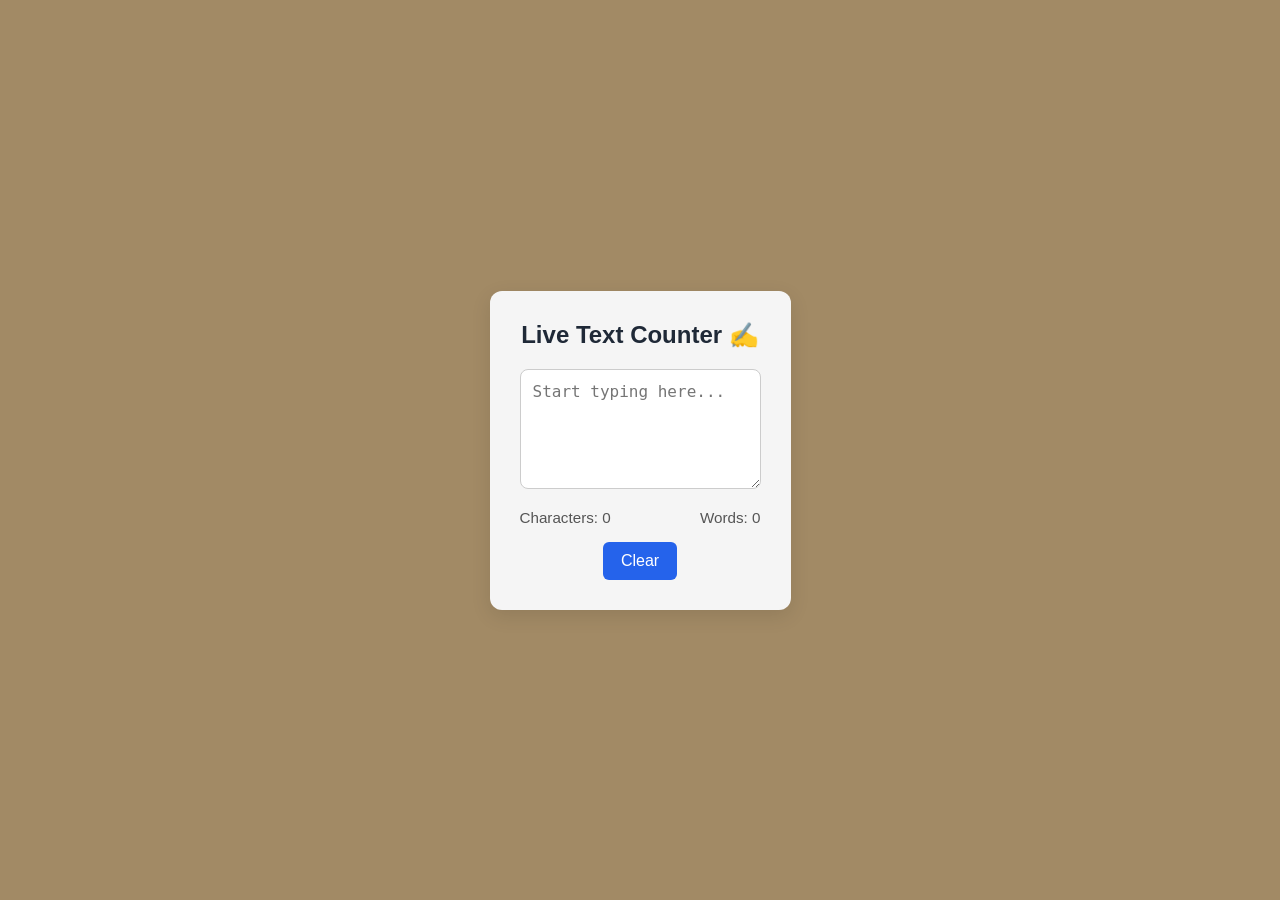
<file: public/CharacterWordCounter/index.html>
<!DOCTYPE html>
<html lang="en">
<head>
  <meta charset="UTF-8" />
  <meta name="viewport" content="width=device-width, initial-scale=1.0"/>
  <title>Live Text Counter</title>
  <link rel="stylesheet" href="style.css" />
</head>
<body>
  <div class="wrapper">
    <div class="box">
      <h2>Live Text Counter ✍️</h2>

      <textarea id="text-input" placeholder="Start typing here..."></textarea>

      <div class="counts">
        <p id="char-count">Characters: 0</p>
        <p id="word-count">Words: 0</p>
      </div>

      <button id="clear-btn">Clear</button>
    </div>
  </div>

  <script src="script.js"></script>
</body>
</html>
</file>
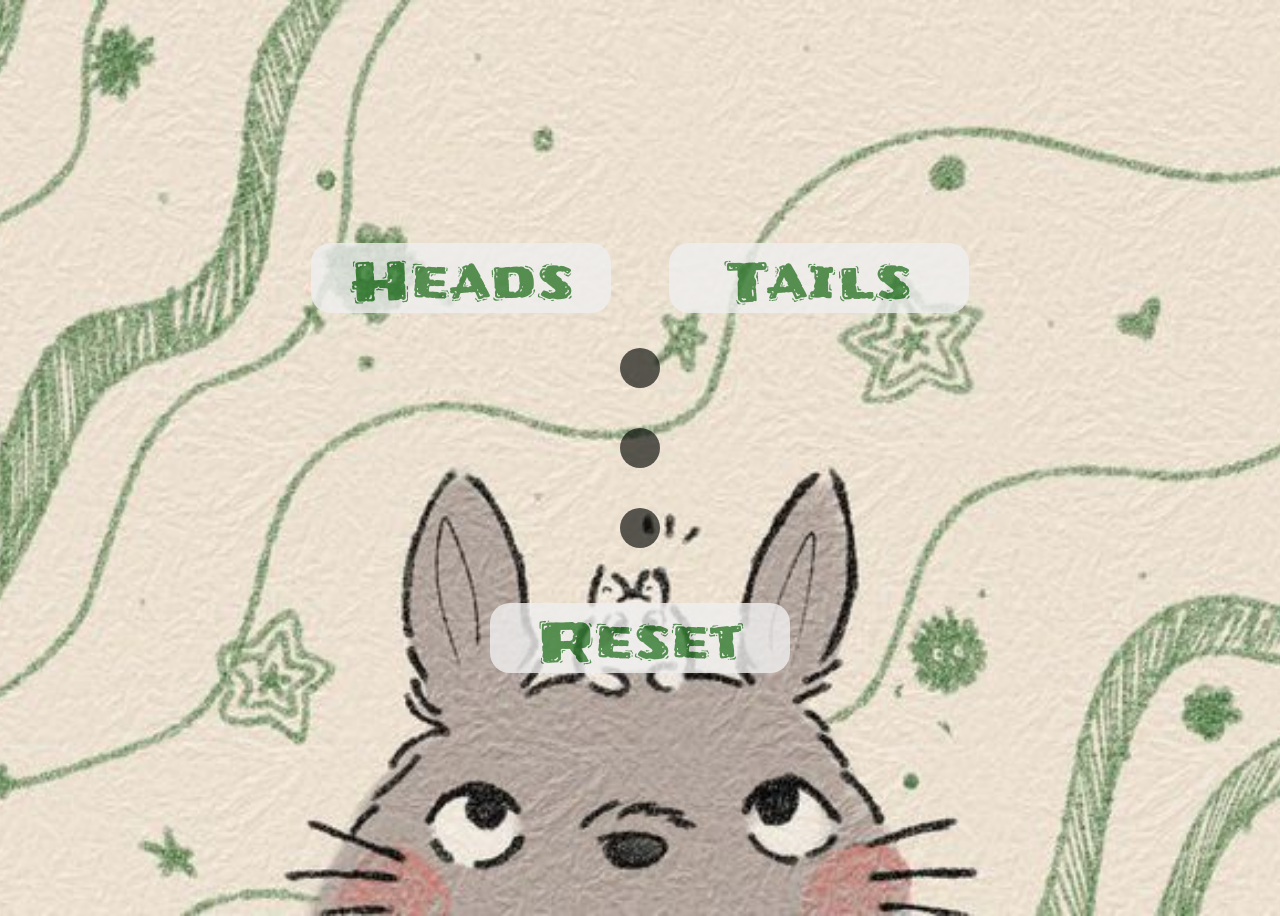
<file: public/Coin_Flip/index.html>
<!DOCTYPE html>
<html lang="en">
<head>
    <meta charset="UTF-8">
    <meta name="viewport" content="width=device-width, initial-scale=1.0">
    <title>COIN FLIP</title>
    <link rel="stylesheet" href="coin.css">

    <link rel="preconnect" href="https://fonts.googleapis.com">
<link rel="preconnect" href="https://fonts.gstatic.com" crossorigin>
<link href="https://fonts.googleapis.com/css2?family=Frijole&family=Moo+Lah+Lah&family=Rubik+Moonrocks&display=swap" rel="stylesheet">

  <!-- .rubik-moonrocks-regular {
  font-family: "Rubik Moonrocks", sans-serif;
  font-weight: 400;
  font-style: normal;
}

.frijole-regular {
  font-family: "Frijole", system-ui;
  font-weight: 400;
  font-style: normal;
}

.moo-lah-lah-regular {
  font-family: "Moo Lah Lah", sans-serif;
  font-weight: 400;
  font-style: normal;
} -->


</head>
<body>
   

        <div>

        <button onclick=" playGame('Heads');"
         class="heads-button">Heads</button>
    
        <button onclick="playGame('Tails');
        " class="tails-button">Tails</button>

        </div>

        <p class="js-coin"></p>
    
        <p class="js-player-move"></p>

        <p class="js-result"></p>
    
        <button onclick="resetGame()" 
        class="reset-button"> Reset </button>

         <script src="coin.js"></script>

</body>
</html>
</file>
<file: Currency_Converter/style.css>
/* Base Reset */
* {
  margin: 0;
  padding: 0;
  box-sizing: border-box;
}

body {
  font-family: "Inter", sans-serif;
  min-height: 100vh;
  background: linear-gradient(135deg, #3b82f6 0%, #8b5cf6 100%);
  display: flex;
  align-items: center;
  justify-content: center;
  padding: 1rem;
}

/* Container */
.container {
  width: 100%;
  max-width: 28rem;
  perspective: 1000px;
}

/* Card Styling */
.converter-card {
  background: white;
  border-radius: 1rem;
  box-shadow: 0 25px 50px -12px rgba(0, 0, 0, 0.25);
  padding: 2rem;
  transition: transform 0.3s ease;
}

/* Header */
.header {
  display: flex;
  align-items: center;
  justify-content: center;
  margin-bottom: 2rem;
}

.currency-icon {
  font-size: 2rem;
  color: #3b82f6;
  margin-right: 0.75rem;
  transition: transform 0.3s ease;
}

.header:hover .currency-icon {
  transform: scale(1.2) rotate(15deg);
}

h1 {
  font-size: 1.5rem;
  font-weight: 700;
  color: #1f2937;
}

/* Form Groups */
.form-group {
  margin-bottom: 1.5rem;
  position: relative;
}

label {
  display: block;
  font-size: 0.875rem;
  font-weight: 500;
  color: #4b5563;
  margin-bottom: 0.5rem;
  transition: color 0.3s ease;
}

label i {
  margin-right: 0.5rem;
  transition: transform 0.3s ease;
}

.form-group:hover label i,
.currency-input:hover label i {
  transform: scale(1.2);
  color: #3b82f6;
}

/* Inputs & Selects */
input,
select {
  width: 100%;
  padding: 0.75rem 1rem;
  border: 2px solid #d1d5db;
  border-radius: 0.5rem;
  font-size: 1rem;
  color: #1f2937;
  background-color: white;
  text-align: center;
  transition: all 0.3s ease;
}

select option {
  text-align: center;
}

input:hover,
select:hover {
  border-color: #93c5fd;
}

input:focus,
select:focus,
input:focus-visible,
select:focus-visible {
  outline: none;
  border-color: #3b82f6;
  box-shadow: 0 0 0 3px rgba(59, 130, 246, 0.3);
  transform: translateY(-2px);
}

/* Currency Selection Layout */
.currency-selection {
  display: grid;
  grid-template-columns: 1fr auto 1fr;
  gap: 1rem;
  align-items: start;
  margin-bottom: 1.5rem;
}

.currency-input {
  width: 100%;
}

/* Swap Button */
.swap-button {
  margin-top: 2rem;
  width: 2.5rem;
  height: 2.5rem;
  background: #f3f4f6;
  border: none;
  border-radius: 9999px;
  cursor: pointer;
  color: #3b82f6;
  transition: all 0.3s ease;
  display: flex;
  align-items: center;
  justify-content: center;
}

.swap-button:hover {
  background-color: #3b82f6;
  color: white;
  transform: rotate(180deg);
  box-shadow: 0 4px 6px -1px rgba(59, 130, 246, 0.3);
}

/* Convert Button */
.convert-button {
  width: 100%;
  padding: 0.875rem;
  background-color: #3b82f6;
  color: white;
  border: none;
  border-radius: 0.5rem;
  font-size: 1rem;
  font-weight: 500;
  cursor: pointer;
  display: flex;
  align-items: center;
  justify-content: center;
  gap: 0.5rem;
  position: relative;
  overflow: hidden;
  transition: transform 0.3s ease, background-color 0.3s ease;
}

.convert-button::before {
  content: "";
  position: absolute;
  top: 50%;
  left: 50%;
  width: 120%;
  height: 120%;
  background: rgba(255, 255, 255, 0.2);
  transform: translate(-50%, -50%) scale(0);
  border-radius: 50%;
  transition: transform 0.5s ease-out;
}

.convert-button:hover {
  background-color: #2563eb;
  transform: translateY(-2px);
  box-shadow: 0 4px 6px -1px rgba(37, 99, 235, 0.3);
}

.convert-button:hover::before {
  transform: translate(-50%, -50%) scale(1);
}

.convert-button:active {
  transform: translateY(1px);
}

/* Result Display */
.result {
  margin-top: 1.5rem;
  padding: 1.25rem;
  background-color: #f9fafb;
  border-radius: 0.75rem;
  border: 2px solid transparent;
  transition: all 0.3s ease;
}

.result:hover {
  border-color: #93c5fd;
  transform: translateY(-2px);
  box-shadow: 0 4px 6px -1px rgba(59, 130, 246, 0.1);
}

.conversion-text {
  text-align: center;
  color: #4b5563;
}

.amount {
  font-size: 1.5rem;
  font-weight: 600;
  color: #1f2937;
}

.converted-amount {
  font-size: 1.875rem;
  font-weight: 700;
  color: #3b82f6;
  display: inline-block;
  margin-top: 0.5rem;
  transition: all 0.3s ease;
}

.result:hover .converted-amount {
  transform: scale(1.05);
  color: #2563eb;
}

/* Responsive Styling */
@media (max-width: 640px) {
  .converter-card {
    padding: 1.5rem;
  }

  .currency-selection {
    grid-template-columns: 1fr;
  }

  .swap-button {
    margin: 0.5rem auto;
    transform: rotate(90deg);
  }

  .swap-button:hover {
    transform: rotate(270deg);
  }
}
</file>
<file: physics_simulation/styles.css>
body {
    margin: 0;
    display: grid;
    place-items: center;
    height: 100vh;
    font-size: 14px;
}
@media screen and (max-width: 600px) {
    body {
        font-size: 10px;
    }
}
canvas {
    border: 1px solid black;
}
div {
    display: grid;
    grid-template-columns: 1fr 1fr;
    width: 100%;
    text-align: end;
}
div label {
    font-size: 1rem;
}
div input {
    width: 40%;
}
h3 {
    font-size: 1.5em;
    margin: 0 0;
}
.scores {
    text-align: start;
    padding-left: 2%;
}
</file>
<file: Random-User-Generator/style.css>
* {
    margin: 0;
    padding: 0;
}

body {
    background-color: wheat;
    color: #fff;
    text-align: center;
}

h1 {
    color: darkslategray;
    margin-top: 40px;
}

.container {
    background-color: #afd9de;
    color: #212121;
    margin: 70px auto;
    padding: 5px 0 15px 0;
    width: 380px;
    height: auto;
    border-radius: 20px;
    box-shadow: 0 0 0 2px white,
        0.3em 0.3em 1em rgba(197, 1, 1, 0.6);
}

.img-area {
    margin: 25px auto;
    height: 140px;
    width: 40%;
}

img {
    height: 100%;
    width: 100%;
    border-radius: 5px;
    object-fit: cover;
}

.info {
    text-align: left;
    font-size: 20px;
    height: auto;
    width: 70%;
    margin: 30px auto 30px;
    padding: 5px 0 10px 20px;
}

p {
    margin: 5px 0;
}

span {
    margin: 0 5px 0;
}

.search {
    padding: 5px 10px;
    font-size: 16px;
    background-color: #a29bfe;
    border: 2px solid #6c5ce7ce;
    border-radius: 10px;
    transition: transform 0.1s ease;
    cursor: pointer;
}

.search:hover {
    transform: scale(1.05);
}
</file>
<file: public/AsciiArtGenerator/style.css>
/* Reset and Base Styles */
* {
    margin: 0;
    padding: 0;
    box-sizing: border-box;
}

body {
    font-family: 'Inter', sans-serif;
    line-height: 1.6;
    color: #333;
    background: linear-gradient(135deg, #667eea 0%, #764ba2 100%);
    min-height: 100vh;
}

.container {
    max-width: 1200px;
    margin: 0 auto;
    padding: 20px;
}

/* Header Styles */
.header {
    text-align: center;
    margin-bottom: 40px;
    padding: 40px 20px;
    background: rgba(255, 255, 255, 0.1);
    backdrop-filter: blur(10px);
    border-radius: 20px;
    border: 1px solid rgba(255, 255, 255, 0.2);
}

.title {
    font-size: 3rem;
    font-weight: 700;
    color: white;
    margin-bottom: 10px;
    text-shadow: 2px 2px 4px rgba(0, 0, 0, 0.3);
}

.title i {
    color: #ffd700;
    margin-right: 15px;
}

.subtitle {
    font-size: 1.2rem;
    color: rgba(255, 255, 255, 0.9);
    margin-bottom: 20px;
}

.creator-badge {
    display: inline-block;
    background: rgba(255, 255, 255, 0.2);
    padding: 10px 20px;
    border-radius: 25px;
    color: white;
    font-weight: 500;
    border: 1px solid rgba(255, 255, 255, 0.3);
}

.creator-badge i {
    color: #ffd700;
    margin-right: 8px;
}

/* Main Content */
.main-content {
    display: grid;
    gap: 30px;
}

/* Card Styles */
.input-card,
.output-card {
    background: white;
    border-radius: 20px;
    padding: 30px;
    box-shadow: 0 20px 40px rgba(0, 0, 0, 0.1);
    border: 1px solid rgba(255, 255, 255, 0.2);
}

.input-card h2,
.output-card h2 {
    font-size: 1.5rem;
    margin-bottom: 20px;
    color: #333;
    display: flex;
    align-items: center;
    gap: 10px;
}

.input-card h2 i,
.output-card h2 i {
    color: #667eea;
}

/* Input Styles */
.input-group {
    display: flex;
    gap: 15px;
    margin-bottom: 30px;
    flex-wrap: wrap;
}

#textInput {
    flex: 1;
    min-width: 300px;
    padding: 15px 20px;
    border: 2px solid #e1e5e9;
    border-radius: 15px;
    font-size: 1rem;
    transition: all 0.3s ease;
    background: #f8f9fa;
}

#textInput:focus {
    outline: none;
    border-color: #667eea;
    box-shadow: 0 0 0 3px rgba(102, 126, 234, 0.1);
    background: white;
}

.generate-btn {
    padding: 15px 30px;
    background: linear-gradient(135deg, #667eea 0%, #764ba2 100%);
    color: white;
    border: none;
    border-radius: 15px;
    font-size: 1rem;
    font-weight: 600;
    cursor: pointer;
    transition: all 0.3s ease;
    display: flex;
    align-items: center;
    gap: 10px;
    white-space: nowrap;
}

.generate-btn:hover {
    transform: translateY(-2px);
    box-shadow: 0 10px 25px rgba(102, 126, 234, 0.3);
}

.generate-btn:active {
    transform: translateY(0);
}

.generate-btn:disabled {
    opacity: 0.6;
    cursor: not-allowed;
    transform: none;
}

/* Style Options */
.style-options {
    margin-top: 20px;
}

.style-options h3 {
    font-size: 1.2rem;
    margin-bottom: 15px;
    color: #333;
    display: flex;
    align-items: center;
    gap: 10px;
}

.style-options h3 i {
    color: #667eea;
}

.style-grid {
    display: grid;
    grid-template-columns: repeat(auto-fit, minmax(150px, 1fr));
    gap: 15px;
}

.style-option {
    display: block;
    cursor: pointer;
}

.style-option input[type="radio"] {
    display: none;
}

.style-label {
    display: flex;
    align-items: center;
    gap: 10px;
    padding: 12px 16px;
    border: 2px solid #e1e5e9;
    border-radius: 12px;
    background: #f8f9fa;
    transition: all 0.3s ease;
    font-weight: 500;
}

.style-option input[type="radio"]:checked + .style-label {
    border-color: #667eea;
    background: rgba(102, 126, 234, 0.1);
    color: #667eea;
}

.style-label:hover {
    border-color: #667eea;
    background: rgba(102, 126, 234, 0.05);
}

/* Output Styles */
.output-header {
    display: flex;
    justify-content: space-between;
    align-items: center;
    margin-bottom: 20px;
    flex-wrap: wrap;
    gap: 15px;
}

.output-actions {
    display: flex;
    gap: 10px;
}

.action-btn {
    padding: 10px 20px;
    border: 2px solid #667eea;
    background: white;
    color: #667eea;
    border-radius: 10px;
    cursor: pointer;
    font-weight: 500;
    transition: all 0.3s ease;
    display: flex;
    align-items: center;
    gap: 8px;
}

.action-btn:hover:not(:disabled) {
    background: #667eea;
    color: white;
    transform: translateY(-2px);
}

.action-btn:disabled {
    opacity: 0.5;
    cursor: not-allowed;
    transform: none;
}

.output-container {
    position: relative;
    min-height: 300px;
}

.ascii-output {
    font-family: 'JetBrains Mono', monospace;
    background: #1a1a1a;
    color: #00ff00;
    padding: 25px;
    border-radius: 15px;
    font-size: 0.9rem;
    line-height: 1.2;
    overflow-x: auto;
    white-space: pre;
    min-height: 250px;
    border: 1px solid #333;
}

/* Loading Spinner */
.loading-spinner {
    position: absolute;
    top: 50%;
    left: 50%;
    transform: translate(-50%, -50%);
    text-align: center;
    z-index: 10;
}

.spinner {
    width: 50px;
    height: 50px;
    border: 4px solid #f3f3f3;
    border-top: 4px solid #667eea;
    border-radius: 50%;
    animation: spin 1s linear infinite;
    margin: 0 auto 20px;
}

@keyframes spin {
    0% { transform: rotate(0deg); }
    100% { transform: rotate(360deg); }
}

.loading-spinner p {
    color: #667eea;
    font-weight: 500;
}

/* Examples Section */
.examples-section {
    margin-top: 40px;
    text-align: center;
}

.examples-section h2 {
    font-size: 2rem;
    color: white;
    margin-bottom: 30px;
    text-shadow: 2px 2px 4px rgba(0, 0, 0, 0.3);
}

.examples-section h2 i {
    color: #ffd700;
    margin-right: 10px;
}

.examples-grid {
    display: grid;
    grid-template-columns: repeat(auto-fit, minmax(250px, 1fr));
    gap: 20px;
}

.example-card {
    background: rgba(255, 255, 255, 0.1);
    backdrop-filter: blur(10px);
    padding: 25px;
    border-radius: 15px;
    border: 1px solid rgba(255, 255, 255, 0.2);
    text-align: center;
    transition: transform 0.3s ease;
}

.example-card:hover {
    transform: translateY(-5px);
}

.example-card i {
    font-size: 2.5rem;
    color: #ffd700;
    margin-bottom: 15px;
}

.example-card h3 {
    color: white;
    margin-bottom: 10px;
    font-weight: 600;
}

.example-card p {
    color: rgba(255, 255, 255, 0.8);
    font-size: 0.9rem;
}

/* Footer */
.footer {
    margin-top: 50px;
    text-align: center;
    padding: 30px;
    background: rgba(255, 255, 255, 0.1);
    backdrop-filter: blur(10px);
    border-radius: 20px;
    border: 1px solid rgba(255, 255, 255, 0.2);
}

.footer-content p {
    color: white;
    margin-bottom: 15px;
    font-weight: 500;
}

.footer-links {
    display: flex;
    justify-content: center;
    gap: 20px;
    flex-wrap: wrap;
}

.footer-links a {
    color: white;
    text-decoration: none;
    padding: 10px 20px;
    border: 1px solid rgba(255, 255, 255, 0.3);
    border-radius: 25px;
    transition: all 0.3s ease;
    display: flex;
    align-items: center;
    gap: 8px;
}

.footer-links a:hover {
    background: rgba(255, 255, 255, 0.2);
    transform: translateY(-2px);
}

/* Responsive Design */
@media (max-width: 768px) {
    .container {
        padding: 15px;
    }
    
    .title {
        font-size: 2rem;
    }
    
    .input-group {
        flex-direction: column;
    }
    
    #textInput {
        min-width: unset;
    }
    
    .output-header {
        flex-direction: column;
        align-items: flex-start;
    }
    
    .style-grid {
        grid-template-columns: 1fr;
    }
    
    .examples-grid {
        grid-template-columns: 1fr;
    }
    
    .footer-links {
        flex-direction: column;
        align-items: center;
    }
}

@media (max-width: 480px) {
    .input-card,
    .output-card {
        padding: 20px;
    }
    
    .ascii-output {
        font-size: 0.8rem;
        padding: 15px;
    }
}
</file>
<file: public/CharacterWordCounter/style.css>
/* Reset + Centering */
* {
  box-sizing: border-box;
  margin: 0;
  padding: 0;
}

html, body {
  height: 100%;
  font-family: Arial, sans-serif;
  background-color: #a28a65;
  display: flex;
  justify-content: center;
  align-items: center;
}

.wrapper {
  width: 100%;
  max-width: 600px;
  padding: 60px;
}

/* Box Design */
.box {
  background-color: whitesmoke;
  padding: 30px;
  border-radius: 12px;
  box-shadow: 0 6px 20px rgba(0, 0, 0, 0.1);
  text-align: center;
}

/* Heading */
h2 {
  margin-bottom: 20px;
  color: #1f2937;
}

/* Textarea */
textarea {
  width: 100%;
  padding: 12px;
  font-size: 1rem;
  border-radius: 8px;
  border: 1px solid #ccc;
  resize: vertical;
  min-height: 120px;
  outline: none;
}

/* Counts */
.counts {
  display: flex;
  justify-content: space-between;
  margin: 16px 0;
  color: #555;
  font-size: 0.95rem;
}

/* Button */
#clear-btn {
  padding: 10px 18px;
  border: none;
  border-radius: 6px;
  background-color: #2563eb;
  color: white;
  font-size: 1rem;
  cursor: pointer;
  transition: background 0.3s ease;
}

#clear-btn:hover {
  background-color: #1e40af;
}

@media (max-width: 480px) {
  .counts {
    flex-direction: column;
    gap: 8px;
    align-items: flex-start;
  }
}
</file>
<file: public/Coin_Flip/coin.css>
body {
    background-image: url(6d5938dd7b271e9ad1112ac481c2c4d9.jpg);
    background-size: cover;
    background-position: center;
    background-repeat: no repeat;
    display: flex;
    flex-direction: column;
    min-height: 100vh;
    justify-content: center;
    align-items: center;
    font-size: 30px;
    font-weight: bold;
    color: black;
}

.heads-button,
.tails-button,
.reset-button {
    width: 300px;
    height: 70px;
    margin: 25px;
    font-size: 55px;
    font-family: Frijole, Arial;
    border-radius: 20px;
    border: none;
    opacity: 0.80;
    color: rgba(29, 109, 29, 0.904);

}

.js-coin, .js-player-move, .js-result{
    font-size: 30px;
    font-weight: bold;
    color: rgb(233, 241, 236);
    background-color: rgba(1, 4, 1, 0.637);
    padding: 20px;
    border-radius: 20px;
    margin-top: 10px;
}
</file>
